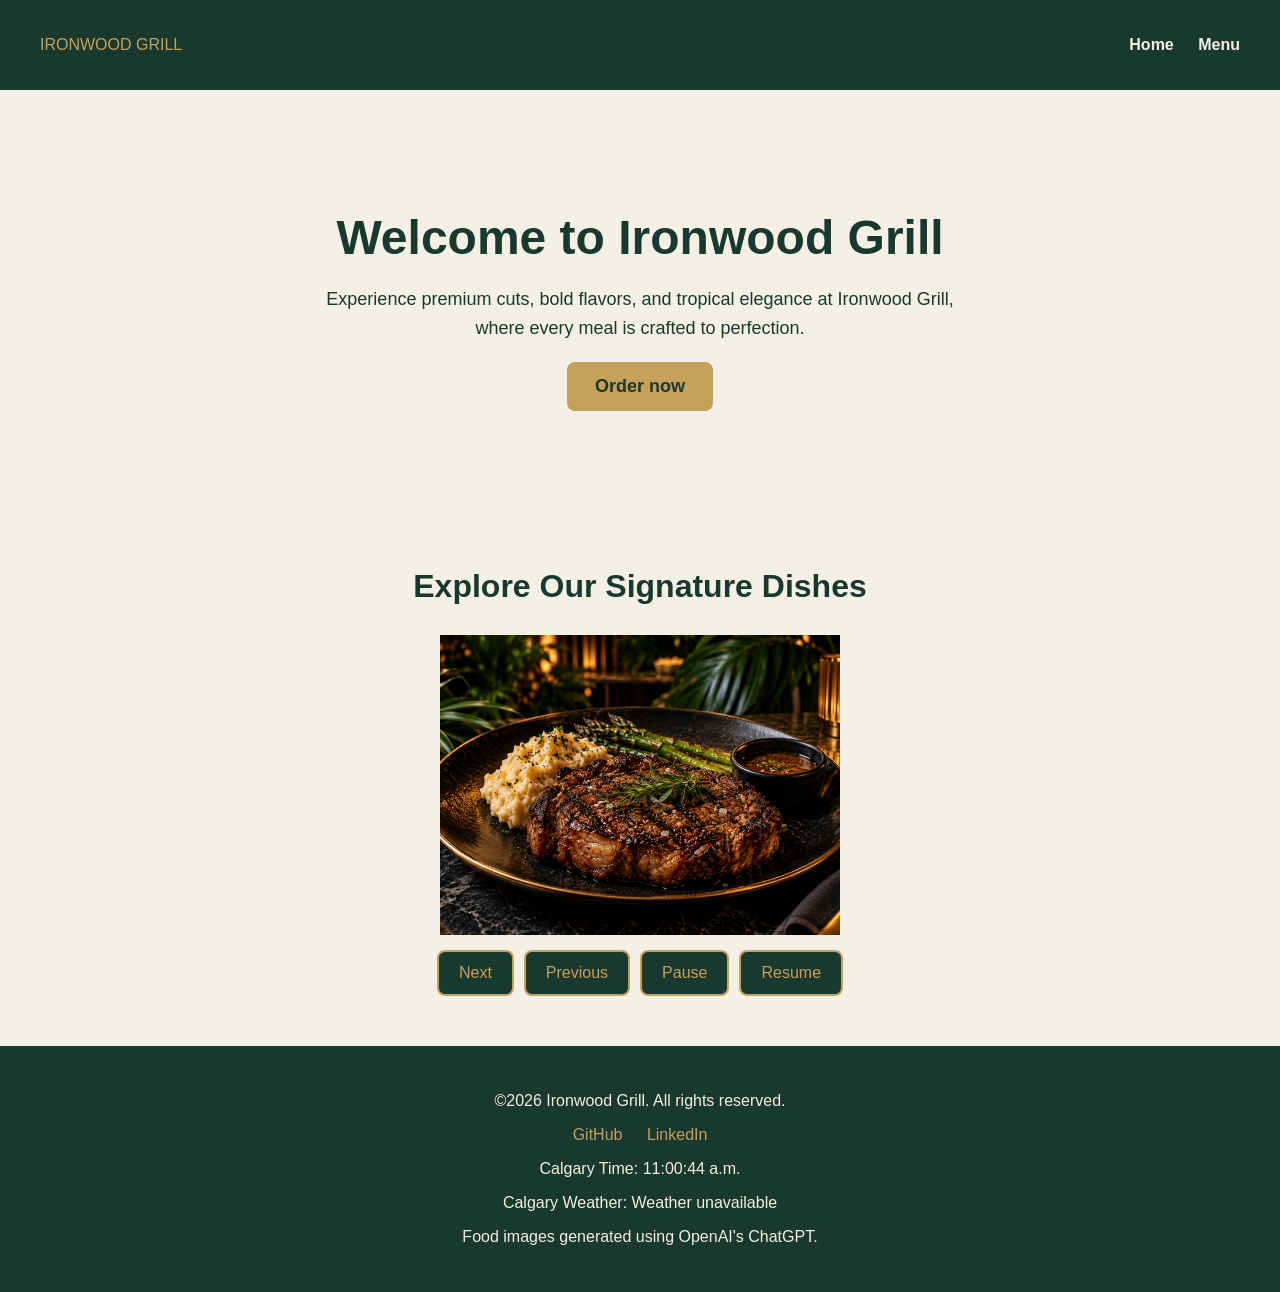
<file: index.html>
<!DOCTYPE html>
<html lang="en">
<head>
    <meta charset="UTF-8">
    <meta name="viewport" content="width=device-width, initial-scale=1.0">

    <title>Ironwood Grill | Modern Steakhouse</title>

    <link rel="icon" type="image/svg+xml" href="favicon.svg"> <!-- Favicon for the website -->
    <link rel="stylesheet" href="style.css">
    <script src="main.js" defer></script>
</head>
<body>

    <header>
        <p>IRONWOOD GRILL</p>

        <nav>
            <a href="index.html">Home</a>
            <a href="menu.html">Menu</a>
        </nav>
    </header>

    <main>

        <section class="hero">
            <h1>Welcome to Ironwood Grill</h1>

            <p>
                Experience premium cuts, bold flavors, and tropical elegance
                at Ironwood Grill, where every meal is crafted to perfection.
            </p>

            <a href="menu.html" class="order-btn">Order now</a>
        </section>

        <section id="food-gallery">
            <h2>Explore Our Signature Dishes</h2>

            <div class="carousel">
                <img
                    src="images/ribeye.png"
                    alt="Grilled ribeye steak with mashed potatoes and asparagus."
                >

                <div class="carousel-controls">
                    <button id="next-btn" type="button">Next</button>
                    <button id="prev-btn" type="button">Previous</button>
                    <button id="pause-btn" type="button">Pause</button>
                    <button id="resume-btn" type="button">Resume</button>
                </div>
            </div>
        </section>

    </main>

    <footer>
        <p>©<span id="current-year"></span> Ironwood Grill. All rights reserved.</p>

        <a
            href="https://github.com/franly1107"
            target="_blank"
            rel="noopener noreferrer"
        >GitHub</a>

        <a
            href="https://www.linkedin.com/in/franly-enmanuel-javier"
            target="_blank"
            rel="noopener noreferrer"
        >LinkedIn</a>

        <p>Calgary Time: <span id="calgary-time"></span></p>
        <p>Calgary Weather: <span id="calgary-weather"></span></p>
        <p>Food images generated using OpenAI's ChatGPT.</p>   <!-- Image Attribution -->
    </footer>

</body>
</html>
</file>
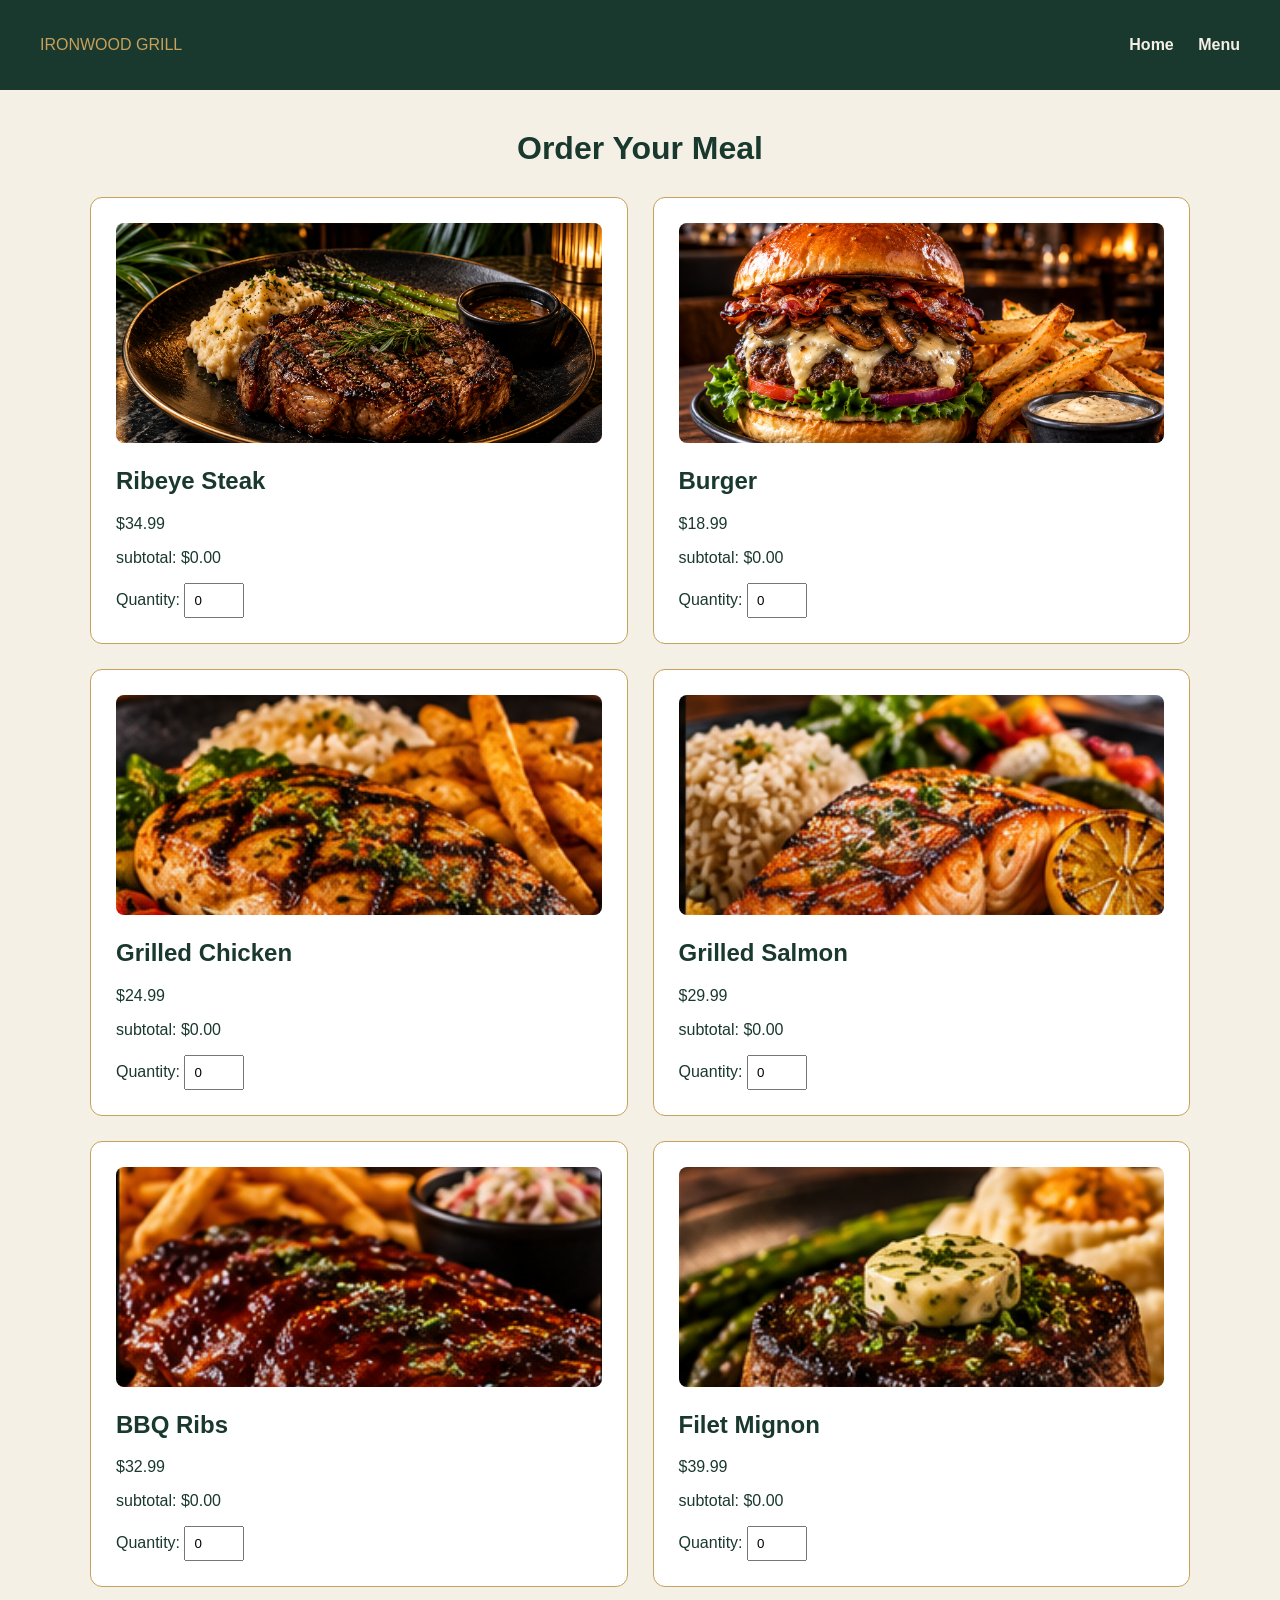
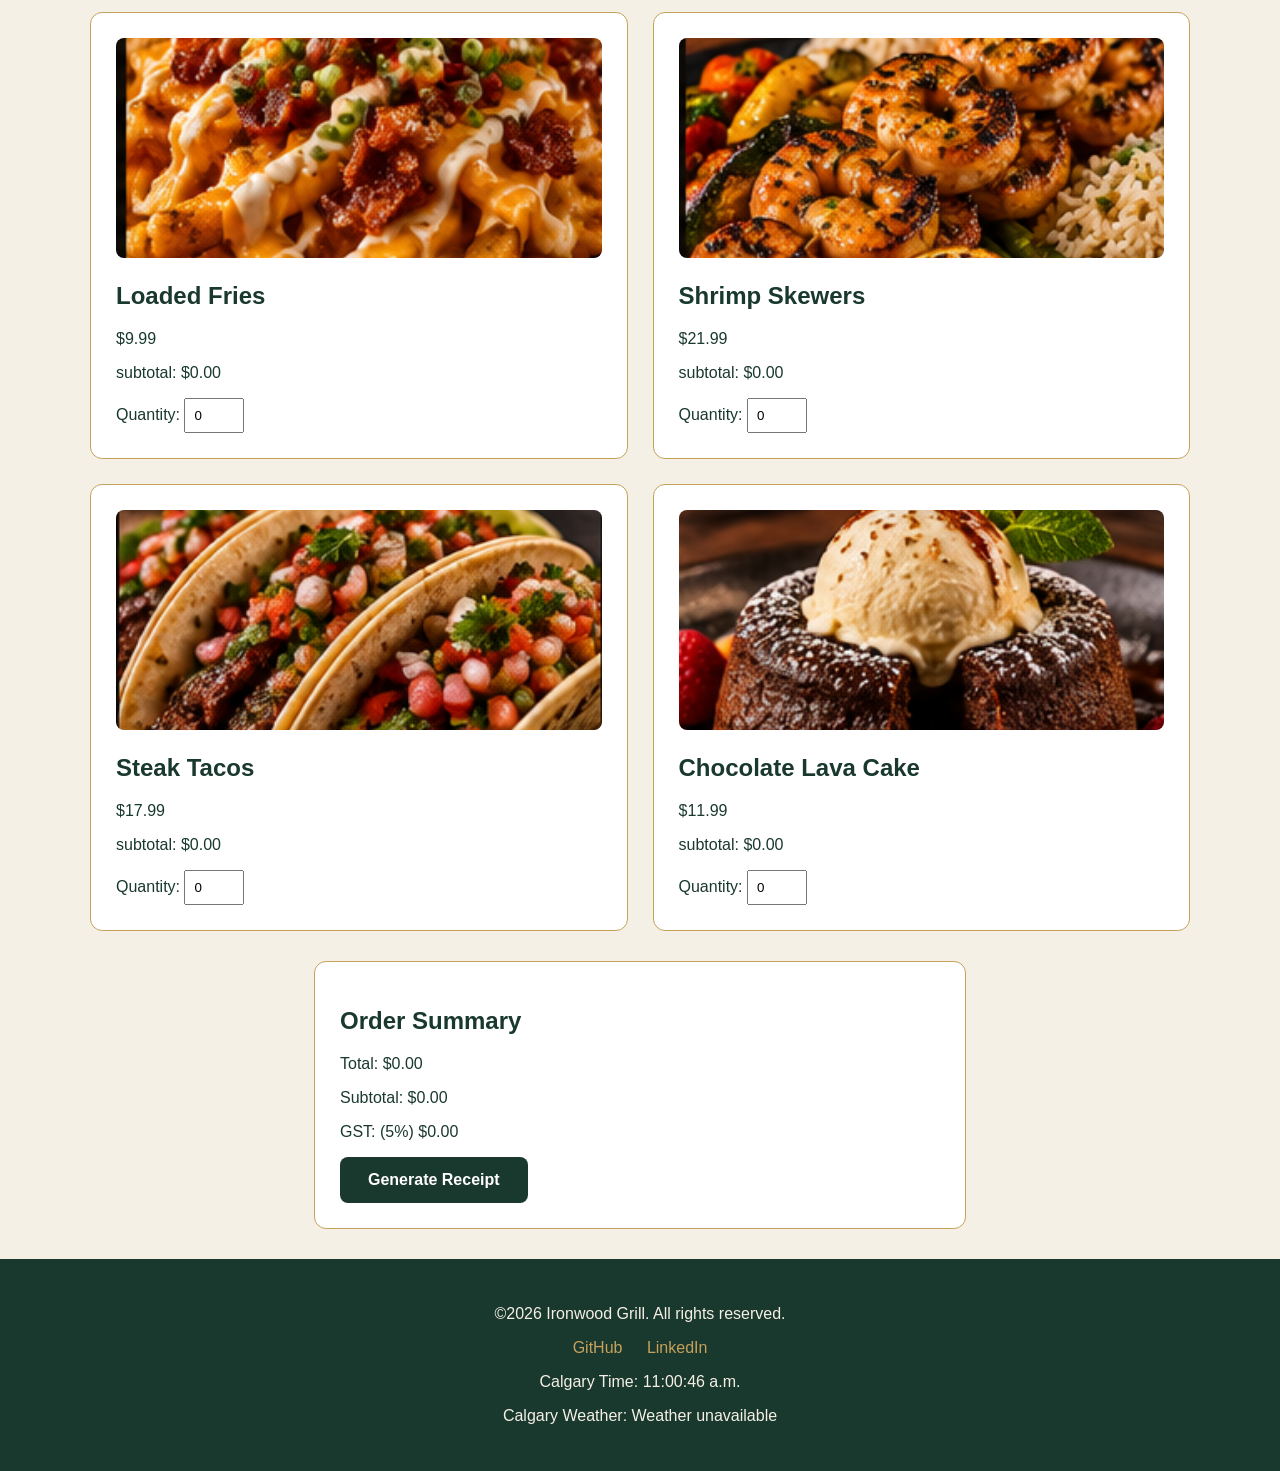
<file: menu.html>
<!DOCTYPE html>
<html lang="en">
<head>
    <meta charset="UTF-8">
    <meta name="viewport" content="width=device-width, initial-scale=1.0">
    <title>Menu | Ironwood Grill</title>
    <link rel="icon" type="image/svg+xml" href="favicon.svg">
    <link rel="stylesheet" href="style.css">
    <script src="main.js" defer></script>
</head>
<body>

    <header>
        <p>IRONWOOD GRILL</p>

        <nav>
            <a href="index.html">Home</a>
            <a href="menu.html">Menu</a>
        </nav>
    </header>

    <main>
        <h1 class="menu-title">Order Your Meal</h1>

        <form id="order-form"> <!-- Form for ordering food items. -->

            <div class="menu-grid"> <!-- Container for the restaurant's menu items -->

                <section> <!-- This section contains menu items and their prices. -->
                    <img class="menu-image" src="images/ribeye.png" alt="Ribeye Steak served at Ironwood Grill">
                    <h2>Ribeye Steak</h2>
                    <p>$34.99</p>
                    <p>subtotal: $<span id="ribeye-subtotal">0.00</span></p>

                    <label for="ribeye-quantity">Quantity:</label>
                    <input type="number" id="ribeye-quantity" min="0" max="20" step="1" value="0" required>
                </section>

                <section>
                    <img class="menu-image" src="images/burger.png" alt="Burger served at Ironwood Grill">
                    <h2>Burger</h2>
                    <p>$18.99</p>
                    <p>subtotal: $<span id="burger-subtotal">0.00</span></p>

                    <label for="burger-quantity">Quantity:</label>
                    <input type="number" id="burger-quantity" min="0" max="20" step="1" value="0" required>
                </section>

                <section>
                    <img class="menu-image" src="images/grilled-chicken.png" alt="Grilled Chicken served at Ironwood Grill">
                    <h2>Grilled Chicken</h2>
                    <p>$24.99</p>
                    <p>subtotal: $<span id="chicken-subtotal">0.00</span></p>

                    <label for="chicken-quantity">Quantity:</label>
                    <input type="number" id="chicken-quantity" min="0" max="20" step="1" value="0" required>
                </section>

                <section>
                    <img class="menu-image" src="images/salmon.png" alt="Grilled Salmon served at Ironwood Grill">
                    <h2>Grilled Salmon</h2>
                    <p>$29.99</p>
                    <p>subtotal: $<span id="salmon-subtotal">0.00</span></p>

                    <label for="salmon-quantity">Quantity:</label>
                    <input type="number" id="salmon-quantity" min="0" max="20" step="1" value="0" required>
                </section>

                <section>
                    <img class="menu-image" src="images/ribs.png" alt="BBQ Ribs served at Ironwood Grill">
                    <h2>BBQ Ribs</h2>
                    <p>$32.99</p>
                    <p>subtotal: $<span id="ribs-subtotal">0.00</span></p>

                    <label for="ribs-quantity">Quantity:</label>
                    <input type="number" id="ribs-quantity" min="0" max="20" step="1" value="0" required>
                </section>

                <section>
                    <img class="menu-image" src="images/filet-mignon.png" alt="Filet Mignon served at Ironwood Grill">
                    <h2>Filet Mignon</h2>
                    <p>$39.99</p>
                    <p>subtotal: $<span id="filet-subtotal">0.00</span></p>

                    <label for="filet-quantity">Quantity:</label>
                    <input type="number" id="filet-quantity" min="0" max="20" step="1" value="0" required>
                </section>

                <section>
                    <img class="menu-image" src="images/loaded-fries.png" alt="Loaded Fries served at Ironwood Grill">
                    <h2>Loaded Fries</h2>
                    <p>$9.99</p>
                    <p>subtotal: $<span id="fries-subtotal">0.00</span></p>

                    <label for="fries-quantity">Quantity:</label>
                    <input type="number" id="fries-quantity" min="0" max="20" step="1" value="0" required>
                </section>

                <section>
                    <img class="menu-image" src="images/shrimp-skewers.png" alt="Shrimp Skewers served at Ironwood Grill">
                    <h2>Shrimp Skewers</h2>
                    <p>$21.99</p>
                    <p>subtotal: $<span id="shrimp-subtotal">0.00</span></p>

                    <label for="shrimp-quantity">Quantity:</label>
                    <input type="number" id="shrimp-quantity" min="0" max="20" step="1" value="0" required>
                </section>

                <section>
                    <img class="menu-image" src="images/steak-tacos.png" alt="Steak Tacos served at Ironwood Grill">
                    <h2>Steak Tacos</h2>
                    <p>$17.99</p>
                    <p>subtotal: $<span id="tacos-subtotal">0.00</span></p>

                    <label for="tacos-quantity">Quantity:</label>
                    <input type="number" id="tacos-quantity" min="0" max="20" step="1" value="0" required>
                </section>

                <section>
                    <img class="menu-image" src="images/lava-cake.png" alt="Chocolate Lava Cake served at Ironwood Grill">
                    <h2>Chocolate Lava Cake</h2>
                    <p>$11.99</p>
                    <p>subtotal: $<span id="lava-subtotal">0.00</span></p>

                    <label for="lava-quantity">Quantity:</label>
                    <input type="number" id="lava-quantity" min="0" max="20" step="1" value="0" required>
                </section>

            </div>

            <section class="order-summary">
                <h2>Order Summary</h2>

                <p>Total: $<span id="order-total">0.00</span></p>
                <p>Subtotal: $<span id="order-subtotal">0.00</span></p>
                <p>GST: (5%) $<span id="gst-amount">0.00</span></p>

                <button id="generate-receipt" type="submit">
                    Generate Receipt
                </button>
            </section>

        </form>

        <div id="receipt-container" hidden>
            <h2>IRONWOOD GRILL</h2>
            <p class="receipt-subtitle">ORDER RECEIPT</p>

            <p>Date: <span id="receipt-date"></span></p>
            <p>Time: <span id="receipt-time"></span></p>

            <div id="receipt-items"></div>

            <button type="button" id="download-pdf-btn">
        Download PDF
    </button>

        </div>
    </main>

    <footer>
        <p>©<span id="current-year"></span> Ironwood Grill. All rights reserved.</p>

        <a href="https://github.com/franly1107" target="_blank" rel="noopener noreferrer">GitHub</a>
        <a href="https://www.linkedin.com/in/franly-enmanuel-javier" target="_blank" rel="noopener noreferrer">LinkedIn</a>

        <p>Calgary Time: <span id="calgary-time"></span></p>
        <p>Calgary Weather: <span id="calgary-weather"></span></p>
    </footer>

</body>
</html>
</file>
<file: style.css>
#food-gallery img {
    width: 400px;
    max-width: 100%;
    height: 300px;
    object-fit: cover;
}

.carousel {
    display: flex;
    flex-direction: column;
    align-items: center;
    gap: 15px;
}

/* Arranges carousel controls and allows wrapping on small screens */
.carousel-controls {
    display: flex;
    flex-wrap: wrap;
    justify-content: center;
    gap: 10px;
}

.carousel-controls button {
    background-color: #19382E;
    color: #C6A15B;
    border: 2px solid #C6A15B;
    padding: 12px 20px;
    border-radius: 8px;
    cursor: pointer;
    font-size: 16px;
    transition: background-color 0.3s ease, color 0.3s ease;
}

.carousel-controls button:hover {
    background-color: #C6A15B;
    color: #19382E;
}

@media (max-width: 480px) {
    .carousel-controls button {
        font-size: 14px;
        padding: 10px 12px;
    }
}

body {
    background-color: #F5F0E6;
    color: #19382E;
    font-family: Arial, sans-serif;
    margin: 0;
    min-height: 100vh;
    display: flex;
    flex-direction: column;
}

main {
    flex: 1;
}

header {
    background-color: #19382E;
    color: #C6A15B;
    display: flex;
    justify-content: space-between;
    align-items: center;
    padding: 20px 40px;
}

header nav a {
    color: #F5F0E6;
    text-decoration: none;
    margin-left: 20px;
    font-weight: bold;
}

.order-btn {
    display: inline-block;
    background-color: #C6A15B;
    color: #19382E;
    padding: 14px 28px;
    border-radius: 8px;
    text-decoration: none;
    font-weight: bold;
    margin-top: 20px;
    transition: background-color 0.3s ease, color 0.3s ease;
    font-size: 18px;
}

.order-btn:hover {
    background-color: #19382E;
    color: #C6A15B;
}

#food-gallery {
    text-align: center;
    padding: 50px 20px;
}

#food-gallery h2 {
    font-size: 32px;
    color: #19382E;
    margin-bottom: 30px;
}

footer {
    background-color: #19382E;
    color: #F5F0E6;
    text-align: center;
    padding: 30px 20px;
}

footer a:hover {
    color: #F5F0E6;
}

footer a {
    color: #C6A15B;
    text-decoration: none;
    margin: 0 10px;
    transition: color 0.3s ease;
}

#receipt-container {
    background-color: white;
    width: 350px;
    max-width: calc(100% - 30px);
    box-sizing: border-box;
    padding: 20px;
    margin: 20px auto;
    border: 1px dashed grey;

    /* what this does is make the text appear in a fixed-width font,
       which is useful for displaying code or other text where the
       spacing between characters is important */
    font-family: monospace;
}

#receipt-container h2 {
    text-align: center;
    margin-bottom: 20px;
}

.receipt-total {
    font-weight: bold;
    margin-top: 15px;
    border-top: 1px dashed grey;
    padding-top: 10px;
    display: flex;
    justify-content: space-between;
}

#receipt-items li {
    list-style: none;
    display: flex;
    justify-content: space-between;
    gap: 12px;
    margin-bottom: 10px;
}

.receipt-subtotal {
    font-weight: bold;
    margin-top: 15px;
    border-top: 1px dashed grey;
    padding-top: 10px;
    display: flex;
    justify-content: space-between;
}

.receipt-subtitle {
    text-align: center;
    font-size: 18px;
    font-weight: bold;
    margin-bottom: 10px;
}

.receipt-gst {
    font-weight: bold;
    margin-top: 15px;
    border-top: 1px dashed grey;
    padding-top: 10px;
    display: flex;
    justify-content: space-between;
}

.receipt-details {
    display: block;
    font-size: 12px;
    color: grey;
    margin-top: 4px;
}


/* Homepage hero section */
.hero {
    text-align: center;
    padding: 80px 20px;
}

/* Styles the main heading on the homepage */
.hero h1 {
    font-size: 48px;
    font-weight: bold;
    color: #19382E;
    margin-bottom: 20px;
}

/* Styles the description in the homepage hero section */
.hero p {
    font-size: 18px;
    line-height: 1.6;
    max-width: 650px;
    margin: 0 auto;
}

/* Adjusts the homepage hero section for mobile screens */
@media (max-width: 480px) {

    .hero {
        padding: 40px 15px;
    }

    .hero h1 {
        font-size: 30px;
    }

    /* Stacks the restaurant name and navigation on mobile */
    header {
        flex-direction: column;
        gap: 15px;
        padding: 15px;
    }
}


/* Arranges the restaurant menu items into two columns */
.menu-grid {
    display: grid;
    grid-template-columns: repeat(2, 1fr);
    gap: 25px;
    max-width: 1100px;
    margin: 30px auto;
}

/* Styles each restaurant menu item as a card */
.menu-grid section {
    background-color: #FFFFFF;
    border: 1px solid #C6A15B;
    border-radius: 12px;
    padding: 25px;
    min-width: 0;
}

/* Displays menu cards in one column on mobile screens */
@media (max-width: 480px) {
    .menu-grid {
        grid-template-columns: 1fr;
        margin: 20px 15px;
    }
}


/* Styles the restaurant's order summary */
.order-summary {
    background-color: #FFFFFF;
    border: 1px solid #C6A15B;
    border-radius: 12px;
    padding: 25px;
    max-width: 600px;
    margin: 30px auto;
}

/* Styles the Generate Receipt button */
#generate-receipt {
    background-color: #19382E;
    color: #FFFFFF;
    border: none;
    padding: 14px 28px;
    border-radius: 8px;
    font-size: 16px;
    font-weight: bold;
    cursor: pointer;
    transition: background-color 0.3s ease, color 0.3s ease;
}

/* Changes the Generate Receipt button when hovered */
#generate-receipt:hover {
    background-color: #C6A15B;
    color: #19382E;
}


/* Styles the images displayed on each menu card */
.menu-image {
    width: 100%;
    height: 220px;
    object-fit: cover;
    border-radius: 8px;
}

/* Centers the heading on the restaurant menu page */
.menu-title {
    text-align: center;
    margin: 40px 15px 20px;
}

/* Keeps the quantity inputs inside their menu cards */
.menu-grid input {
    max-width: 100%;
    box-sizing: border-box;
    padding: 8px;
}

/* Adds spacing around the menu on smaller screens */
@media (max-width: 700px) {
    .menu-grid,
    .order-summary {
        margin-left: 15px;
        margin-right: 15px;
    }
}

/* ==========================================
   PRINT RECEIPT AS PDF
   ========================================== */

@media print {

    /* Hide everything on the webpage */
    body * {
        visibility: hidden;
    }

    /* Show only the receipt and its contents */
    #receipt-container,
    #receipt-container * {
        visibility: visible;
    }

    /* Position the receipt at the top of the page */
    #receipt-container {
        position: absolute;
        left: 0;
        top: 0;
        width: 100%;
        max-width: none;
        box-shadow: none;
        border: none;
        margin: 0;
        padding: 20px;
        box-sizing: border-box;
    }

    /* Hide the Download PDF button from the PDF */
    #download-pdf-btn {
        display: none;
    }
}
</file>
